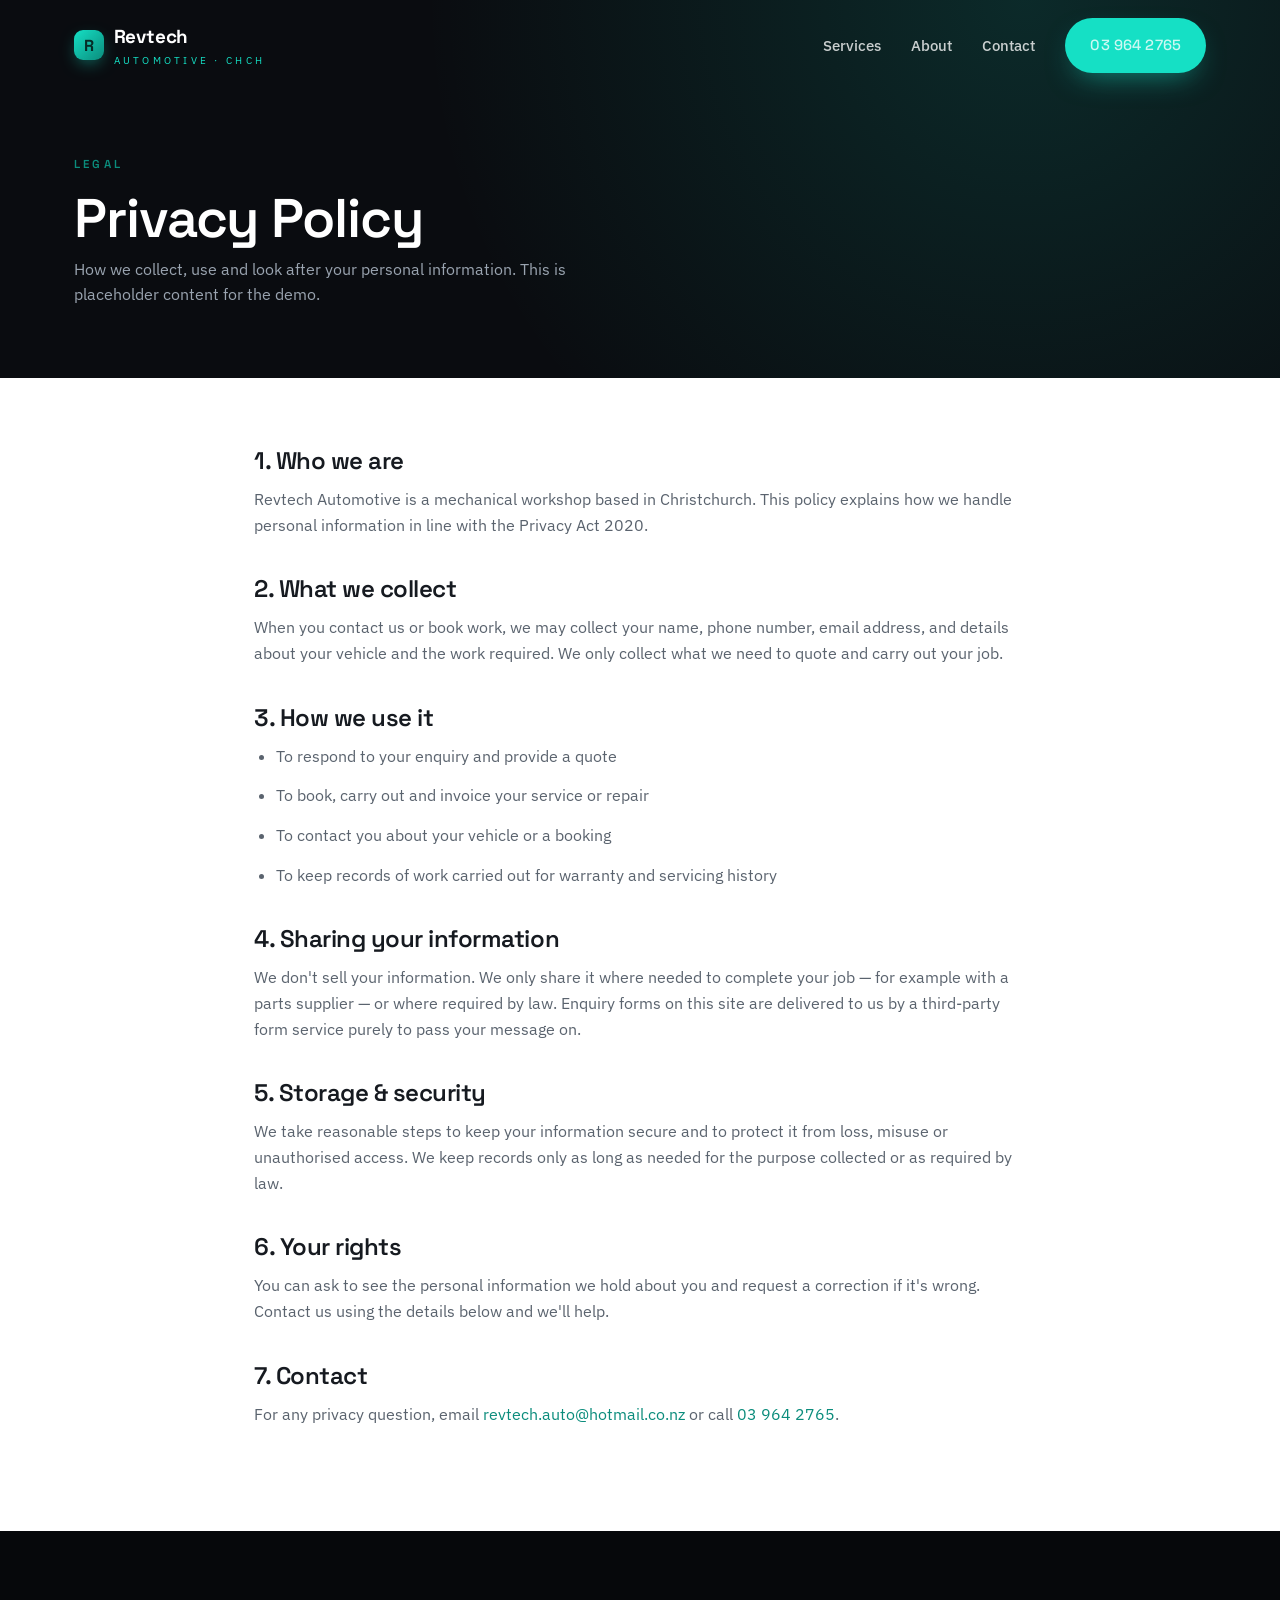
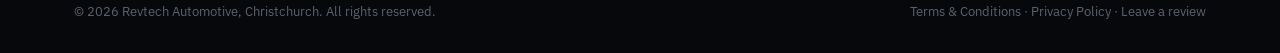
<file: privacy.html>
<!DOCTYPE html>
<html lang="en-NZ">
<head>
<meta charset="UTF-8">
<meta name="viewport" content="width=device-width, initial-scale=1.0">
<title>Privacy Policy | Revtech Automotive, Christchurch</title>
<meta name="description" content="How Revtech Automotive in Christchurch handles your personal information.">
<meta name="robots" content="noindex">
<link rel="icon" href="data:image/svg+xml,%3Csvg xmlns='http://www.w3.org/2000/svg' viewBox='0 0 32 32'%3E%3Crect width='32' height='32' rx='8' fill='%230A0C10'/%3E%3Ctext x='16' y='22' font-family='Arial' font-size='17' font-weight='bold' fill='%2315E0C5' text-anchor='middle'%3ER%3C/text%3E%3C/svg%3E">
<link rel="preconnect" href="https://fonts.googleapis.com">
<link rel="preconnect" href="https://fonts.gstatic.com" crossorigin>
<link href="https://fonts.googleapis.com/css2?family=Space+Grotesk:wght@400;500;600;700&family=IBM+Plex+Sans:wght@400;500;600&display=swap" rel="stylesheet">
<link rel="stylesheet" href="styles.css">
</head>
<body>
<div class="nav-shell scrolled">
  <nav class="nav">
    <a href="index.html" class="logo"><span class="spark">R</span><span>Revtech<small>Automotive · Chch</small></span></a>
    <div class="nav-links">
      <a href="index.html#services">Services</a>
      <a href="index.html#about">About</a>
      <a href="index.html#contact">Contact</a>
      <a href="tel:+6439642765" class="btn btn-accent">03 964 2765</a>
    </div>
    <button class="nav-toggle" aria-label="Menu"><span></span><span></span><span></span></button>
  </nav>
</div>

<header class="subhero">
  <div class="wrap">
    <span class="eyebrow">Legal</span>
    <h1>Privacy Policy</h1>
    <p>How we collect, use and look after your personal information. This is placeholder content for the demo.</p>
  </div>
</header>

<main class="legal">
  <div class="wrap">
    <h2>1. Who we are</h2>
    <p>Revtech Automotive is a mechanical workshop based in Christchurch. This policy explains how we handle personal information in line with the Privacy Act 2020.</p>

    <h2>2. What we collect</h2>
    <p>When you contact us or book work, we may collect your name, phone number, email address, and details about your vehicle and the work required. We only collect what we need to quote and carry out your job.</p>

    <h2>3. How we use it</h2>
    <ul>
      <li>To respond to your enquiry and provide a quote</li>
      <li>To book, carry out and invoice your service or repair</li>
      <li>To contact you about your vehicle or a booking</li>
      <li>To keep records of work carried out for warranty and servicing history</li>
    </ul>

    <h2>4. Sharing your information</h2>
    <p>We don't sell your information. We only share it where needed to complete your job — for example with a parts supplier — or where required by law. Enquiry forms on this site are delivered to us by a third-party form service purely to pass your message on.</p>

    <h2>5. Storage &amp; security</h2>
    <p>We take reasonable steps to keep your information secure and to protect it from loss, misuse or unauthorised access. We keep records only as long as needed for the purpose collected or as required by law.</p>

    <h2>6. Your rights</h2>
    <p>You can ask to see the personal information we hold about you and request a correction if it's wrong. Contact us using the details below and we'll help.</p>

    <h2>7. Contact</h2>
    <p>For any privacy question, email <a href="mailto:revtech.auto@hotmail.co.nz" style="color:var(--accent-deep)">revtech.auto@hotmail.co.nz</a> or call <a href="tel:+6439642765" style="color:var(--accent-deep)">03 964 2765</a>.</p>
  </div>
</main>

<footer class="footer">
  <div class="wrap">
    <div class="footer-bottom" style="border-top:0;padding-top:0">
      <small>© <span id="yr"></span> Revtech Automotive, Christchurch. All rights reserved.</small>
      <small><a href="terms.html">Terms &amp; Conditions</a> · <a href="privacy.html">Privacy Policy</a> · <a href="review.html">Leave a review</a></small>
    </div>
  </div>
</footer>
<script>document.getElementById('yr').textContent=new Date().getFullYear();</script>
<script src="app.js"></script>
</body>
</html>
</file>
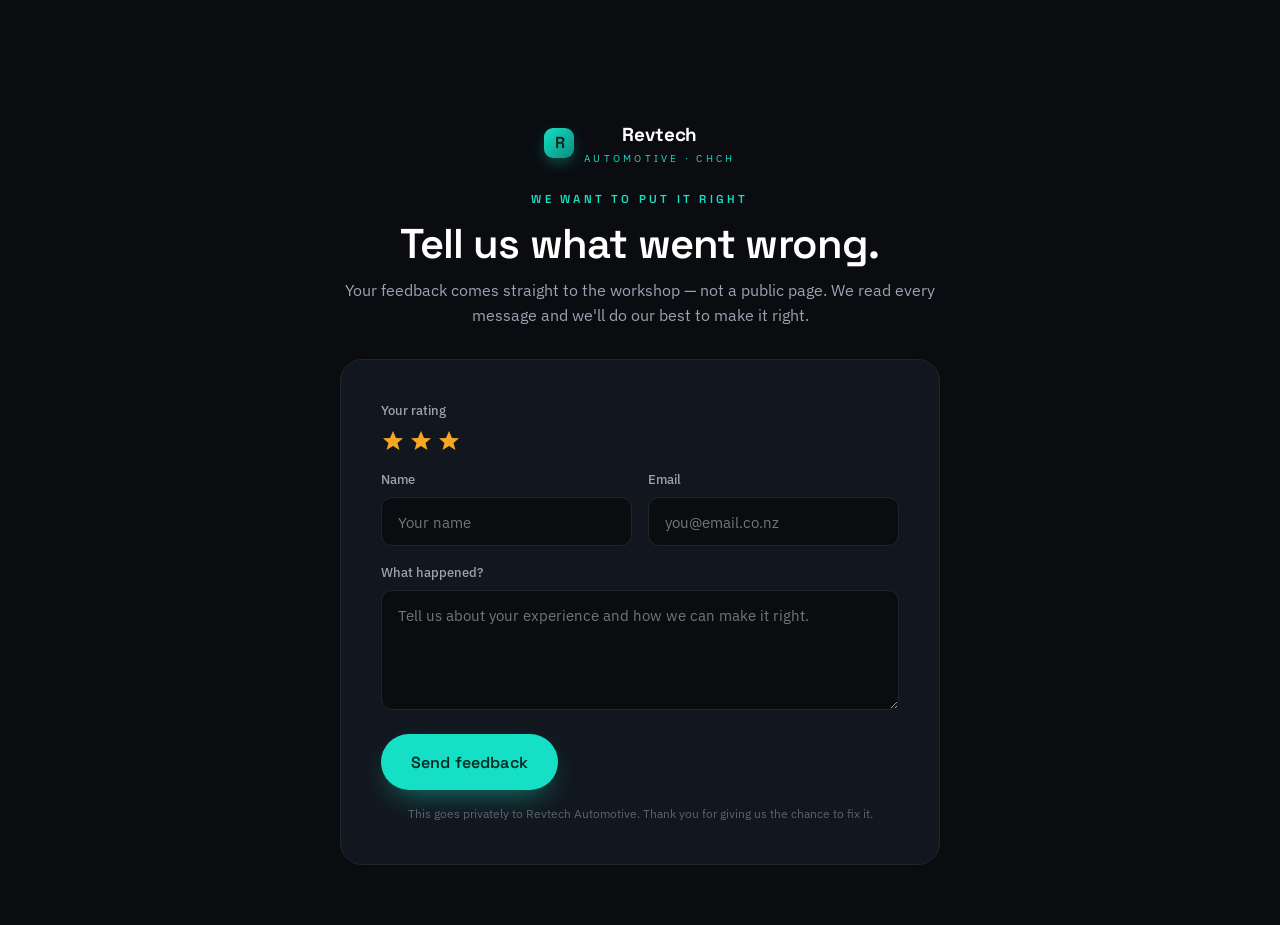
<file: private.html>
<!DOCTYPE html>
<html lang="en-NZ">
<head>
<meta charset="UTF-8">
<meta name="viewport" content="width=device-width, initial-scale=1.0">
<title>Share Your Feedback | Revtech Automotive, Christchurch</title>
<meta name="description" content="Tell Revtech Automotive how we can do better. Your feedback goes straight to the workshop.">
<meta name="robots" content="noindex">
<link rel="icon" href="data:image/svg+xml,%3Csvg xmlns='http://www.w3.org/2000/svg' viewBox='0 0 32 32'%3E%3Crect width='32' height='32' rx='8' fill='%230A0C10'/%3E%3Ctext x='16' y='22' font-family='Arial' font-size='17' font-weight='bold' fill='%2315E0C5' text-anchor='middle'%3ER%3C/text%3E%3C/svg%3E">
<link rel="preconnect" href="https://fonts.googleapis.com">
<link rel="preconnect" href="https://fonts.gstatic.com" crossorigin>
<link href="https://fonts.googleapis.com/css2?family=Space+Grotesk:wght@400;500;600;700&family=IBM+Plex+Sans:wght@400;500;600&display=swap" rel="stylesheet">
<link rel="stylesheet" href="styles.css">
</head>
<body style="background:var(--ink)">
<section class="dark" style="min-height:100svh;display:flex;align-items:center;padding-top:120px;padding-bottom:60px">
  <div class="wrap">
    <div class="feedback-wrap">
      <div style="text-align:center;margin-bottom:30px">
        <a href="index.html" class="logo" style="justify-content:center;margin-bottom:18px"><span class="spark">R</span><span>Revtech<small>Automotive · Chch</small></span></a>
        <span class="eyebrow" style="color:var(--accent)">We want to put it right</span>
        <h1 style="color:#fff;font-size:clamp(1.8rem,4.5vw,2.6rem);margin-top:12px">Tell us what went wrong.</h1>
        <p style="color:var(--muted-light);margin-top:12px">Your feedback comes straight to the workshop — not a public page. We read every message and we'll do our best to make it right.</p>
      </div>

      <div class="feedback-card" id="formCard">
        <form action="https://formsubmit.co/revtech.auto@hotmail.co.nz" method="POST" id="fbForm">
          <input type="hidden" name="_subject" value="Private feedback — Revtech Automotive">
          <input type="hidden" name="_captcha" value="false">
          <input type="hidden" name="_template" value="table">
          <input type="text" name="_honey" style="display:none">
          <input type="hidden" name="Source" value="Private feedback form">

          <div class="field">
            <label>Your rating</label>
            <div class="rating-display" id="ratingStars"></div>
            <input type="hidden" name="Rating" id="ratingInput" value="">
          </div>
          <div class="form-row">
            <div class="field"><label for="name">Name</label><input id="name" type="text" name="Name" required placeholder="Your name"></div>
            <div class="field"><label for="email">Email</label><input id="email" type="email" name="Email" required placeholder="you@email.co.nz"></div>
          </div>
          <div class="field"><label for="feedback">What happened?</label><textarea id="feedback" name="Feedback" required placeholder="Tell us about your experience and how we can make it right."></textarea></div>
          <button type="submit" class="btn btn-accent btn-lg">Send feedback</button>
          <p class="form-note">This goes privately to Revtech Automotive. Thank you for giving us the chance to fix it.</p>
        </form>

        <div class="success-state" id="successState">
          <div class="ok"><svg viewBox="0 0 24 24" fill="none" stroke="currentColor" stroke-width="3"><polyline points="20 6 9 17 4 12"/></svg></div>
          <h2>Thank you</h2>
          <p>Your feedback is on its way to the workshop. We'll be in touch to put things right.</p>
          <a href="index.html" class="btn btn-ghost btn-lg" style="margin-top:24px">Back to site</a>
        </div>
      </div>
    </div>
  </div>
</section>

<script>
  // Pre-fill rating from URL
  var params = new URLSearchParams(window.location.search);
  var rating = parseInt(params.get('rating'), 10);
  if (isNaN(rating) || rating < 1 || rating > 5) rating = 3;
  document.getElementById('ratingInput').value = rating;
  var starWrap = document.getElementById('ratingStars');
  var starSVG = '<svg viewBox="0 0 24 24"><polygon points="12 2 15 9 22 9.3 16.5 14 18.5 21 12 17 5.5 21 7.5 14 2 9.3 9 9"/></svg>';
  for (var i = 0; i < rating; i++) starWrap.innerHTML += starSVG;

  // Submit via fetch to show success state without leaving the page
  var form = document.getElementById('fbForm');
  form.addEventListener('submit', function (e) {
    e.preventDefault();
    var data = new FormData(form);
    fetch(form.action, { method: 'POST', body: data, headers: { 'Accept': 'application/json' } })
      .then(function () { showSuccess(); })
      .catch(function () { showSuccess(); });
  });
  function showSuccess() {
    document.getElementById('fbForm').style.display = 'none';
    document.getElementById('successState').classList.add('show');
  }
</script>
</body>
</html>
</file>
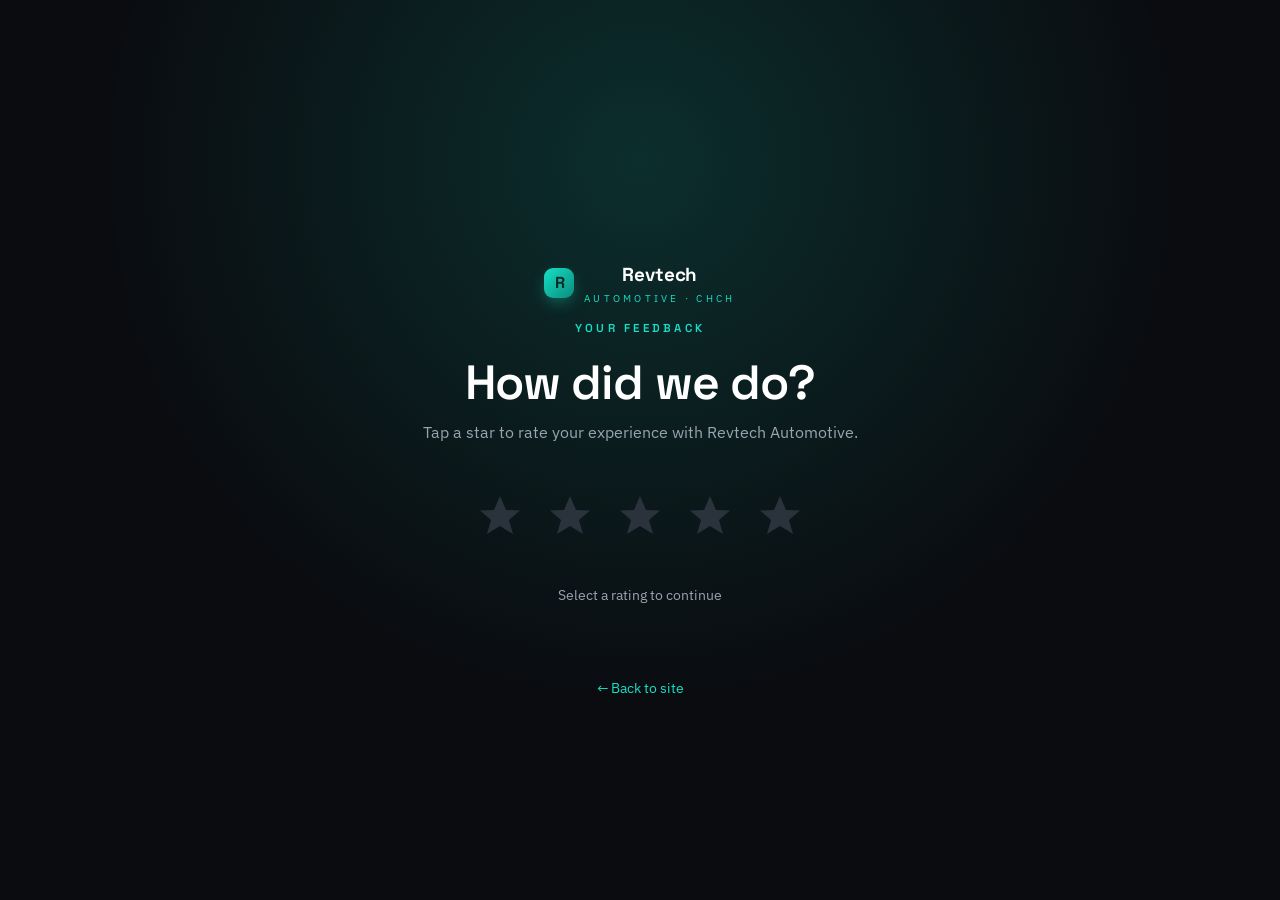
<file: review.html>
<!DOCTYPE html>
<html lang="en-NZ">
<head>
<meta charset="UTF-8">
<meta name="viewport" content="width=device-width, initial-scale=1.0">
<title>Leave a Review | Revtech Automotive, Christchurch</title>
<meta name="description" content="Tell us how we did. Rate your experience with Revtech Automotive in Christchurch.">
<meta name="robots" content="noindex">
<link rel="icon" href="data:image/svg+xml,%3Csvg xmlns='http://www.w3.org/2000/svg' viewBox='0 0 32 32'%3E%3Crect width='32' height='32' rx='8' fill='%230A0C10'/%3E%3Ctext x='16' y='22' font-family='Arial' font-size='17' font-weight='bold' fill='%2315E0C5' text-anchor='middle'%3ER%3C/text%3E%3C/svg%3E">
<link rel="preconnect" href="https://fonts.googleapis.com">
<link rel="preconnect" href="https://fonts.gstatic.com" crossorigin>
<link href="https://fonts.googleapis.com/css2?family=Space+Grotesk:wght@400;500;600;700&family=IBM+Plex+Sans:wght@400;500;600&display=swap" rel="stylesheet">
<link rel="stylesheet" href="styles.css">
</head>
<body>
<div class="review-stage">
  <div class="review-card">
    <a href="index.html" class="logo" style="justify-content:center;margin-bottom:8px"><span class="spark">R</span><span>Revtech<small>Automotive · Chch</small></span></a>
    <span class="eyebrow" style="color:var(--accent)">Your feedback</span>
    <h1>How did we do?</h1>
    <p>Tap a star to rate your experience with Revtech Automotive.</p>
    <div class="star-pick" id="stars">
      <button data-rating="1" aria-label="1 star"><svg viewBox="0 0 24 24"><polygon points="12 2 15 9 22 9.3 16.5 14 18.5 21 12 17 5.5 21 7.5 14 2 9.3 9 9"/></svg></button>
      <button data-rating="2" aria-label="2 stars"><svg viewBox="0 0 24 24"><polygon points="12 2 15 9 22 9.3 16.5 14 18.5 21 12 17 5.5 21 7.5 14 2 9.3 9 9"/></svg></button>
      <button data-rating="3" aria-label="3 stars"><svg viewBox="0 0 24 24"><polygon points="12 2 15 9 22 9.3 16.5 14 18.5 21 12 17 5.5 21 7.5 14 2 9.3 9 9"/></svg></button>
      <button data-rating="4" aria-label="4 stars"><svg viewBox="0 0 24 24"><polygon points="12 2 15 9 22 9.3 16.5 14 18.5 21 12 17 5.5 21 7.5 14 2 9.3 9 9"/></svg></button>
      <button data-rating="5" aria-label="5 stars"><svg viewBox="0 0 24 24"><polygon points="12 2 15 9 22 9.3 16.5 14 18.5 21 12 17 5.5 21 7.5 14 2 9.3 9 9"/></svg></button>
    </div>
    <p class="review-hint" id="hint">Select a rating to continue</p>
    <a href="index.html" class="review-back">← Back to site</a>
  </div>
</div>

<script>
  // 4-5 stars -> Google review. 1-3 stars -> private feedback form.
  var GOOGLE_REVIEW_URL = "https://g.page/r/PLACEHOLDER";
  var stars = document.getElementById('stars');
  var hint = document.getElementById('hint');
  var btns = stars.querySelectorAll('button');

  btns.forEach(function (b) {
    b.addEventListener('mouseenter', function () {
      stars.className = 'star-pick lit-' + b.dataset.rating;
    });
    b.addEventListener('click', function () {
      var r = parseInt(b.dataset.rating, 10);
      stars.className = 'star-pick lit-' + r;
      hint.textContent = 'Thanks! Taking you there…';
      setTimeout(function () {
        if (r >= 4) { window.location.href = GOOGLE_REVIEW_URL; }
        else { window.location.href = 'private.html?rating=' + r; }
      }, 450);
    });
  });
  stars.addEventListener('mouseleave', function () { stars.className = 'star-pick'; });
</script>
</body>
</html>
</file>
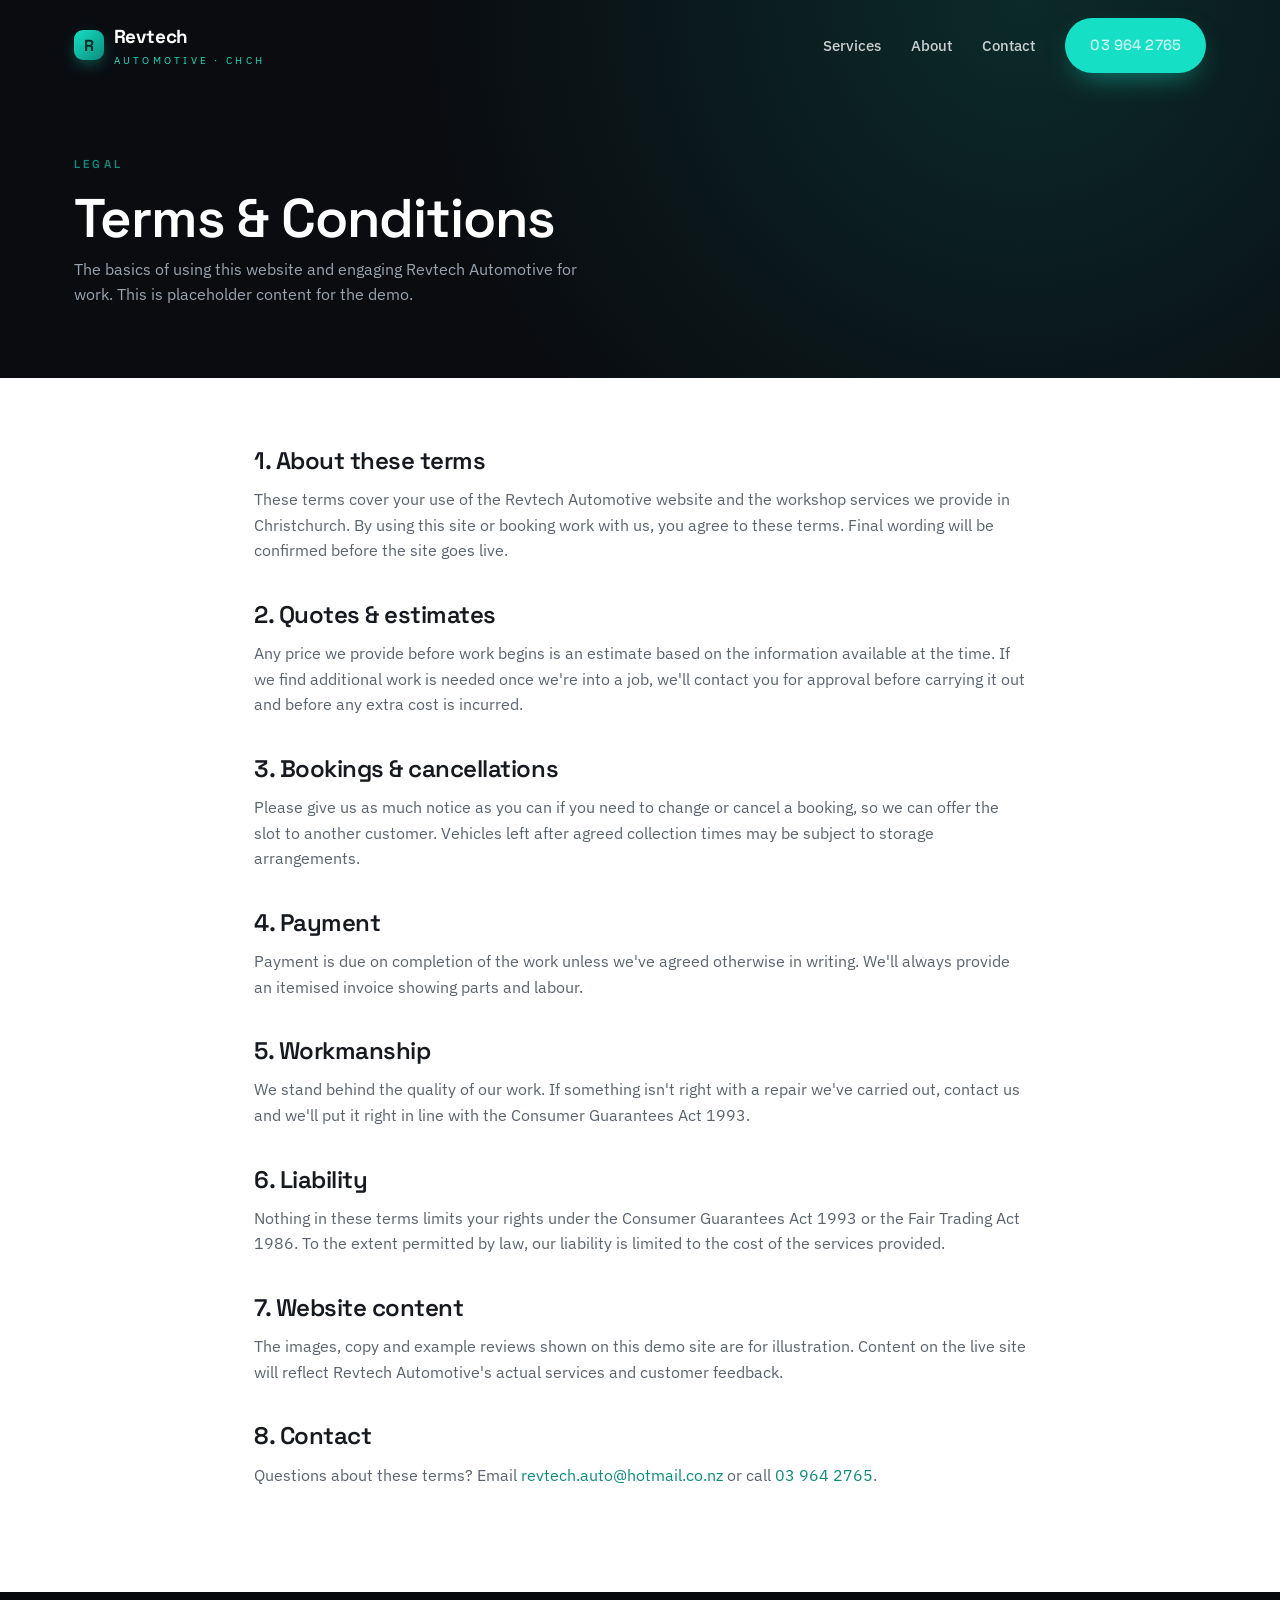
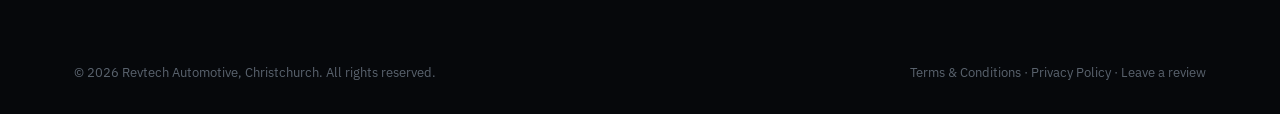
<file: terms.html>
<!DOCTYPE html>
<html lang="en-NZ">
<head>
<meta charset="UTF-8">
<meta name="viewport" content="width=device-width, initial-scale=1.0">
<title>Terms &amp; Conditions | Revtech Automotive, Christchurch</title>
<meta name="description" content="Terms and conditions for Revtech Automotive, Christchurch.">
<meta name="robots" content="noindex">
<link rel="icon" href="data:image/svg+xml,%3Csvg xmlns='http://www.w3.org/2000/svg' viewBox='0 0 32 32'%3E%3Crect width='32' height='32' rx='8' fill='%230A0C10'/%3E%3Ctext x='16' y='22' font-family='Arial' font-size='17' font-weight='bold' fill='%2315E0C5' text-anchor='middle'%3ER%3C/text%3E%3C/svg%3E">
<link rel="preconnect" href="https://fonts.googleapis.com">
<link rel="preconnect" href="https://fonts.gstatic.com" crossorigin>
<link href="https://fonts.googleapis.com/css2?family=Space+Grotesk:wght@400;500;600;700&family=IBM+Plex+Sans:wght@400;500;600&display=swap" rel="stylesheet">
<link rel="stylesheet" href="styles.css">
</head>
<body>
<div class="nav-shell scrolled">
  <nav class="nav">
    <a href="index.html" class="logo"><span class="spark">R</span><span>Revtech<small>Automotive · Chch</small></span></a>
    <div class="nav-links">
      <a href="index.html#services">Services</a>
      <a href="index.html#about">About</a>
      <a href="index.html#contact">Contact</a>
      <a href="tel:+6439642765" class="btn btn-accent">03 964 2765</a>
    </div>
    <button class="nav-toggle" aria-label="Menu"><span></span><span></span><span></span></button>
  </nav>
</div>

<header class="subhero">
  <div class="wrap">
    <span class="eyebrow">Legal</span>
    <h1>Terms &amp; Conditions</h1>
    <p>The basics of using this website and engaging Revtech Automotive for work. This is placeholder content for the demo.</p>
  </div>
</header>

<main class="legal">
  <div class="wrap">
    <h2>1. About these terms</h2>
    <p>These terms cover your use of the Revtech Automotive website and the workshop services we provide in Christchurch. By using this site or booking work with us, you agree to these terms. Final wording will be confirmed before the site goes live.</p>

    <h2>2. Quotes &amp; estimates</h2>
    <p>Any price we provide before work begins is an estimate based on the information available at the time. If we find additional work is needed once we're into a job, we'll contact you for approval before carrying it out and before any extra cost is incurred.</p>

    <h2>3. Bookings &amp; cancellations</h2>
    <p>Please give us as much notice as you can if you need to change or cancel a booking, so we can offer the slot to another customer. Vehicles left after agreed collection times may be subject to storage arrangements.</p>

    <h2>4. Payment</h2>
    <p>Payment is due on completion of the work unless we've agreed otherwise in writing. We'll always provide an itemised invoice showing parts and labour.</p>

    <h2>5. Workmanship</h2>
    <p>We stand behind the quality of our work. If something isn't right with a repair we've carried out, contact us and we'll put it right in line with the Consumer Guarantees Act 1993.</p>

    <h2>6. Liability</h2>
    <p>Nothing in these terms limits your rights under the Consumer Guarantees Act 1993 or the Fair Trading Act 1986. To the extent permitted by law, our liability is limited to the cost of the services provided.</p>

    <h2>7. Website content</h2>
    <p>The images, copy and example reviews shown on this demo site are for illustration. Content on the live site will reflect Revtech Automotive's actual services and customer feedback.</p>

    <h2>8. Contact</h2>
    <p>Questions about these terms? Email <a href="mailto:revtech.auto@hotmail.co.nz" style="color:var(--accent-deep)">revtech.auto@hotmail.co.nz</a> or call <a href="tel:+6439642765" style="color:var(--accent-deep)">03 964 2765</a>.</p>
  </div>
</main>

<footer class="footer">
  <div class="wrap">
    <div class="footer-bottom" style="border-top:0;padding-top:0">
      <small>© <span id="yr"></span> Revtech Automotive, Christchurch. All rights reserved.</small>
      <small><a href="terms.html">Terms &amp; Conditions</a> · <a href="privacy.html">Privacy Policy</a> · <a href="review.html">Leave a review</a></small>
    </div>
  </div>
</footer>
<script>document.getElementById('yr').textContent=new Date().getFullYear();</script>
<script src="app.js"></script>
</body>
</html>
</file>
<file: styles.css>
/* ============================================================
   Revtech Automotive — Premium archetype
   Fonts: Space Grotesk (display) + IBM Plex Sans (body)
   Accent: electric teal. Near-black anchor.
   ============================================================ */

:root{
  --ink:#0A0C10;
  --ink-2:#0F131A;
  --panel:#12171F;
  --line:#1E2630;
  --paper:#FFFFFF;
  --bone:#F3F1EC;
  --text:#161A20;
  --muted:#5A636E;
  --muted-light:#9AA4B0;
  --accent:#15E0C5;
  --accent-deep:#0B8C7C;
  --accent-ink:#062c27;
  --radius:14px;
  --radius-lg:22px;
  --maxw:1180px;
  --shadow:0 18px 50px -22px rgba(8,12,18,.55);
  --shadow-soft:0 10px 30px -18px rgba(8,12,18,.45);
  --ease:cubic-bezier(.22,.61,.36,1);
}

*{box-sizing:border-box;margin:0;padding:0}
html{scroll-behavior:smooth}
body{
  font-family:"IBM Plex Sans",system-ui,sans-serif;
  color:var(--text);
  background:var(--paper);
  line-height:1.6;
  -webkit-font-smoothing:antialiased;
  overflow-x:hidden;
}
h1,h2,h3,h4,.display{font-family:"Space Grotesk",sans-serif;font-weight:600;line-height:1.05;letter-spacing:-.02em}
a{color:inherit;text-decoration:none}
img{display:block;max-width:100%}
.wrap{max-width:var(--maxw);margin:0 auto;padding:0 24px}

.eyebrow{
  font-family:"Space Grotesk",sans-serif;
  text-transform:uppercase;
  letter-spacing:.28em;
  font-size:.72rem;
  font-weight:600;
  color:var(--accent-deep);
}
section.dark .eyebrow{color:var(--accent)}

/* ---------- Buttons ---------- */
.btn{
  display:inline-flex;align-items:center;gap:.55rem;
  font-family:"Space Grotesk",sans-serif;font-weight:600;
  font-size:.95rem;letter-spacing:.01em;
  padding:.92rem 1.5rem;border-radius:999px;
  cursor:pointer;border:1px solid transparent;
  transition:transform .25s var(--ease),background .25s var(--ease),box-shadow .25s var(--ease),color .25s var(--ease);
  white-space:nowrap;
}
.btn:hover{transform:translateY(-2px)}
.btn-accent{background:var(--accent);color:var(--accent-ink);box-shadow:0 12px 30px -12px rgba(21,224,197,.6)}
.btn-accent:hover{box-shadow:0 16px 38px -12px rgba(21,224,197,.75)}
.btn-ghost{background:transparent;color:#fff;border-color:rgba(255,255,255,.28)}
.btn-ghost:hover{border-color:var(--accent);color:var(--accent)}
.btn-dark{background:var(--ink);color:#fff}
.btn-dark:hover{background:#000}
.btn-lg{padding:1.05rem 1.8rem;font-size:1rem}

/* ---------- Nav ---------- */
.nav{
  position:fixed;top:0;left:0;right:0;z-index:60;
  display:flex;align-items:center;justify-content:space-between;
  padding:18px 24px;max-width:var(--maxw);margin:0 auto;
  transition:padding .3s var(--ease);
}
.nav-shell{
  position:fixed;top:0;left:0;right:0;z-index:55;
  background:rgba(10,12,16,0);
  backdrop-filter:blur(0);
  border-bottom:1px solid transparent;
  transition:background .35s var(--ease),border-color .35s var(--ease),backdrop-filter .35s var(--ease);
}
.nav-shell.scrolled{
  background:rgba(10,12,16,.86);
  backdrop-filter:blur(14px);
  border-bottom:1px solid var(--line);
}
.logo{display:flex;align-items:center;gap:.6rem;font-family:"Space Grotesk",sans-serif;font-weight:700;font-size:1.18rem;color:#fff;letter-spacing:-.01em}
.logo .spark{
  width:30px;height:30px;border-radius:9px;flex:none;
  background:linear-gradient(135deg,var(--accent),var(--accent-deep));
  display:grid;place-items:center;color:var(--accent-ink);font-size:1rem;font-weight:800;
  box-shadow:0 6px 18px -6px rgba(21,224,197,.7);
}
.logo small{display:block;font-family:"IBM Plex Sans";font-weight:400;font-size:.6rem;letter-spacing:.34em;color:var(--accent);text-transform:uppercase;margin-top:1px}
.nav-links{display:flex;align-items:center;gap:30px}
.nav-links a{color:rgba(255,255,255,.78);font-size:.92rem;font-weight:500;transition:color .2s}
.nav-links a:hover{color:#fff}
.nav-phone{display:inline-flex;align-items:center;gap:.5rem}
.nav-toggle{display:none;background:none;border:0;color:#fff;cursor:pointer;flex-direction:column;gap:5px}
.nav-toggle span{width:24px;height:2px;background:#fff;display:block;transition:.3s}

/* ---------- Hero ---------- */
.hero{
  position:relative;min-height:100svh;
  background:var(--ink);
  display:flex;align-items:flex-end;
  overflow:hidden;
}
.hero-slides{position:absolute;inset:0;z-index:0}
.hero-slide{
  position:absolute;inset:0;
  background-size:cover;background-position:center;
  opacity:0;transform:scale(1.08);
  transition:opacity 1.6s var(--ease),transform 7s linear;
  filter:saturate(.85) contrast(1.05);
}
.hero-slide.active{opacity:1;transform:scale(1)}
.hero-scrim{
  position:absolute;inset:0;z-index:1;
  background:
    linear-gradient(180deg,rgba(10,12,16,.55) 0%,rgba(10,12,16,.35) 38%,rgba(10,12,16,.92) 100%),
    linear-gradient(90deg,rgba(10,12,16,.7) 0%,rgba(10,12,16,.15) 70%);
}
.hero-inner{position:relative;z-index:2;width:100%;max-width:var(--maxw);margin:0 auto;padding:0 24px 86px}
.hero-eyebrow{display:inline-flex;align-items:center;gap:.7rem;margin-bottom:22px}
.hero-eyebrow .dot{width:7px;height:7px;border-radius:50%;background:var(--accent);box-shadow:0 0 0 4px rgba(21,224,197,.18)}
.hero h1{
  color:#fff;font-size:clamp(2.5rem,6.4vw,5rem);max-width:14ch;
  text-shadow:0 4px 30px rgba(0,0,0,.4);
}
.hero h1 .accent{color:var(--accent)}
.hero-sub{color:rgba(255,255,255,.82);font-size:clamp(1.02rem,1.6vw,1.22rem);max-width:48ch;margin:22px 0 34px}
.hero-cta{display:flex;gap:14px;flex-wrap:wrap}
.hero-marquee{
  position:absolute;bottom:0;left:0;right:0;z-index:2;
  border-top:1px solid rgba(255,255,255,.1);
  background:rgba(10,12,16,.5);backdrop-filter:blur(6px);
  display:flex;gap:48px;padding:14px 24px;overflow:hidden;white-space:nowrap;
}
.hero-marquee span{color:rgba(255,255,255,.55);font-family:"Space Grotesk";font-size:.8rem;letter-spacing:.16em;text-transform:uppercase;display:inline-flex;align-items:center;gap:48px}
.hero-marquee span::after{content:"";width:5px;height:5px;border-radius:50%;background:var(--accent)}

/* ---------- Section base ---------- */
section{padding:96px 0;position:relative}
section.bone{background:var(--bone)}
section.paper{background:var(--paper)}
section.dark{background:var(--ink);color:#fff}
.sec-head{max-width:640px;margin-bottom:54px}
.sec-head.center{margin-left:auto;margin-right:auto;text-align:center}
.sec-head h2{font-size:clamp(1.9rem,4vw,2.9rem);margin:14px 0 16px}
.sec-head p{color:var(--muted);font-size:1.06rem}
section.dark .sec-head p{color:var(--muted-light)}

/* ---------- Trust strip ---------- */
.trust{background:var(--paper);padding:0}
.trust-grid{display:grid;grid-template-columns:repeat(3,1fr);gap:0;border-top:1px solid #E7E3DB;border-bottom:1px solid #E7E3DB}
.trust-item{padding:38px 30px;display:flex;gap:18px;align-items:flex-start;border-right:1px solid #E7E3DB}
.trust-item:last-child{border-right:0}
.trust-ic{width:46px;height:46px;flex:none;border-radius:12px;background:#0A0C10;display:grid;place-items:center;color:var(--accent)}
.trust-ic svg{width:23px;height:23px}
.trust-item h3{font-size:1.06rem;margin-bottom:4px}
.trust-item p{color:var(--muted);font-size:.92rem;line-height:1.5}

/* ---------- Services ---------- */
.svc-grid{display:grid;grid-template-columns:repeat(3,1fr);gap:22px}
.svc-card{
  background:var(--paper);border:1px solid #E8E4DC;border-radius:var(--radius-lg);
  padding:30px 28px;transition:transform .3s var(--ease),box-shadow .3s var(--ease),border-color .3s;
  position:relative;overflow:hidden;
}
.svc-card::before{content:"";position:absolute;top:0;left:0;width:100%;height:3px;background:linear-gradient(90deg,var(--accent),transparent);transform:scaleX(0);transform-origin:left;transition:transform .4s var(--ease)}
.svc-card:hover{transform:translateY(-6px);box-shadow:var(--shadow);border-color:#DAD4C8}
.svc-card:hover::before{transform:scaleX(1)}
.svc-num{font-family:"Space Grotesk";font-size:.78rem;color:var(--accent-deep);letter-spacing:.2em;font-weight:600}
.svc-ic{width:50px;height:50px;border-radius:13px;background:var(--ink);color:var(--accent);display:grid;place-items:center;margin:14px 0 18px}
.svc-ic svg{width:25px;height:25px}
.svc-card h3{font-size:1.24rem;margin-bottom:9px}
.svc-card p{color:var(--muted);font-size:.95rem}
.svc-card .tag{display:inline-block;margin-top:16px;font-size:.78rem;color:var(--muted);border-top:1px solid #ECE8E0;padding-top:13px;width:100%}

/* ---------- About ---------- */
.about-grid{display:grid;grid-template-columns:1fr 1fr;gap:60px;align-items:center}
.about-media{position:relative}
.about-media img{width:100%;aspect-ratio:4/3;object-fit:cover;border-radius:var(--radius-lg);filter:saturate(.85) contrast(1.05)}
.about-tag{
  position:absolute;top:18px;left:18px;background:var(--accent);color:var(--accent-ink);
  font-family:"Space Grotesk";font-weight:700;font-size:.78rem;letter-spacing:.1em;text-transform:uppercase;
  padding:.5rem .9rem;border-radius:9px;
}
.about-media .stat{
  position:absolute;bottom:-26px;right:-14px;background:var(--ink);color:#fff;
  padding:20px 26px;border-radius:16px;box-shadow:var(--shadow);border:1px solid var(--line);
}
.about-media .stat b{font-family:"Space Grotesk";font-size:1.7rem;color:var(--accent);display:block;line-height:1}
.about-media .stat span{font-size:.8rem;color:var(--muted-light)}
.about-copy h2{font-size:clamp(1.9rem,3.6vw,2.7rem);margin:14px 0 18px}
.about-copy p{color:var(--muted);margin-bottom:16px}
.checklist{list-style:none;margin-top:26px;display:grid;gap:14px}
.checklist li{display:flex;gap:13px;align-items:flex-start;font-weight:500;color:var(--text)}
.check{width:25px;height:25px;flex:none;border-radius:50%;background:var(--accent);color:var(--accent-ink);display:grid;place-items:center;margin-top:2px}
.check svg{width:14px;height:14px}

/* ---------- Crew ---------- */
.crew-grid{display:grid;grid-template-columns:repeat(3,1fr);gap:22px}
.crew-card{background:var(--panel);border:1px solid var(--line);border-radius:var(--radius-lg);padding:32px 28px;transition:transform .3s var(--ease),border-color .3s}
.crew-card:hover{transform:translateY(-6px);border-color:var(--accent)}
.avatar{
  width:62px;height:62px;border-radius:50%;background:#0A0C10;
  display:grid;place-items:center;font-family:"Space Grotesk";font-weight:700;font-size:1.25rem;color:var(--accent);
  border:2px solid var(--accent);box-shadow:0 0 0 5px rgba(21,224,197,.1);margin-bottom:20px;
}
.crew-card h3{color:#fff;font-size:1.18rem}
.crew-card .role-sub{color:var(--accent);font-size:.82rem;letter-spacing:.14em;text-transform:uppercase;font-family:"Space Grotesk";margin:3px 0 12px}
.crew-card p{color:var(--muted-light);font-size:.93rem}
.badge-example{display:inline-flex;align-items:center;gap:.45rem;background:rgba(21,224,197,.12);color:var(--accent);border:1px solid rgba(21,224,197,.3);padding:.34rem .8rem;border-radius:999px;font-size:.74rem;font-family:"Space Grotesk";letter-spacing:.06em;text-transform:uppercase;margin-bottom:18px}

/* ---------- Reviews ---------- */
.rev-grid{display:grid;grid-template-columns:repeat(3,1fr);gap:22px}
.rev-card{background:var(--paper);border:1px solid #E8E4DC;border-radius:var(--radius-lg);padding:30px 28px;position:relative;transition:transform .3s var(--ease),box-shadow .3s}
.rev-card:hover{transform:translateY(-5px);box-shadow:var(--shadow-soft)}
.stars{display:flex;gap:3px;margin-bottom:16px}
.stars svg{width:19px;height:19px;color:#F5A623;fill:#F5A623}
.rev-card p{color:var(--text);font-size:1rem;margin-bottom:20px}
.rev-by{display:flex;align-items:center;gap:12px;border-top:1px solid #ECE8E0;padding-top:16px}
.rev-by .ini{width:40px;height:40px;border-radius:50%;background:var(--ink);color:var(--accent);display:grid;place-items:center;font-family:"Space Grotesk";font-weight:700;font-size:.9rem}
.rev-by b{display:block;font-size:.95rem}
.rev-by span{color:var(--muted);font-size:.82rem}

/* ---------- Review funnel banner ---------- */
.funnel{background:linear-gradient(135deg,#0A0C10 0%,#10171b 60%,#0a1614 100%);text-align:center;position:relative;overflow:hidden}
.funnel::after{content:"";position:absolute;inset:0;background:radial-gradient(circle at 50% 120%,rgba(21,224,197,.16),transparent 60%)}
.funnel-inner{position:relative;z-index:1;max-width:680px;margin:0 auto}
.funnel .stars{justify-content:center}
.funnel .stars svg{width:30px;height:30px}
.funnel h2{color:#fff;font-size:clamp(1.8rem,4vw,2.7rem);margin:20px 0 14px}
.funnel p{color:var(--muted-light);margin-bottom:30px;font-size:1.05rem}

/* ---------- Contact ---------- */
.contact-grid{display:grid;grid-template-columns:.85fr 1.15fr;gap:54px}
.contact-info h2{color:#fff;font-size:clamp(1.9rem,3.6vw,2.7rem);margin:14px 0 18px}
.contact-info>p{color:var(--muted-light);margin-bottom:30px}
.contact-line{display:flex;gap:15px;align-items:center;padding:16px 0;border-top:1px solid var(--line)}
.contact-line:last-child{border-bottom:1px solid var(--line)}
.contact-line .ic{width:44px;height:44px;flex:none;border-radius:12px;background:var(--panel);border:1px solid var(--line);display:grid;place-items:center;color:var(--accent)}
.contact-line .ic svg{width:21px;height:21px}
.contact-line span{display:block;color:var(--muted-light);font-size:.78rem;text-transform:uppercase;letter-spacing:.14em}
.contact-line a,.contact-line b{color:#fff;font-size:1.05rem;font-weight:500}
.form{background:var(--panel);border:1px solid var(--line);border-radius:var(--radius-lg);padding:34px}
.form-row{display:grid;grid-template-columns:1fr 1fr;gap:16px}
.field{margin-bottom:16px}
.field label{display:block;font-size:.82rem;color:var(--muted-light);margin-bottom:7px;font-weight:500}
.field input,.field select,.field textarea{
  width:100%;background:#0A0C10;border:1px solid var(--line);border-radius:11px;
  padding:.85rem 1rem;color:#fff;font-family:inherit;font-size:.95rem;transition:border-color .2s,box-shadow .2s;
}
.field input:focus,.field select:focus,.field textarea:focus{outline:none;border-color:var(--accent);box-shadow:0 0 0 3px rgba(21,224,197,.16)}
.field textarea{resize:vertical;min-height:120px}
.form .btn{width:100%;justify-content:center;margin-top:6px}
.form-note{color:var(--muted);font-size:.78rem;text-align:center;margin-top:14px}

/* ---------- Footer ---------- */
.footer{background:#06080B;color:#fff;padding:70px 0 30px}
.footer-grid{display:grid;grid-template-columns:1.4fr 1fr 1fr;gap:40px;padding-bottom:46px;border-bottom:1px solid var(--line)}
.footer p{color:var(--muted-light);font-size:.93rem;margin-top:16px;max-width:34ch}
.footer h4{font-size:.82rem;text-transform:uppercase;letter-spacing:.18em;color:var(--accent);margin-bottom:18px;font-family:"Space Grotesk"}
.footer ul{list-style:none;display:grid;gap:11px}
.footer ul a{color:var(--muted-light);font-size:.93rem;transition:color .2s}
.footer ul a:hover{color:var(--accent)}
.footer-bottom{display:flex;justify-content:space-between;align-items:center;flex-wrap:wrap;gap:12px;padding-top:24px}
.footer-bottom small{color:var(--muted);font-size:.84rem}

/* ---------- Reveal animation ---------- */
.reveal{opacity:0;transform:translateY(28px);transition:opacity .8s var(--ease),transform .8s var(--ease)}
.reveal.in{opacity:1;transform:none}
.reveal.d1{transition-delay:.08s}
.reveal.d2{transition-delay:.16s}
.reveal.d3{transition-delay:.24s}

/* ---------- Intro overlay ---------- */
.intro{
  position:fixed;inset:0;z-index:200;background:var(--ink);
  display:grid;place-items:center;
  transition:opacity .7s var(--ease),visibility .7s;
}
.intro.gone{opacity:0;visibility:hidden}
.intro-logo{display:flex;align-items:center;gap:.7rem;font-family:"Space Grotesk";font-weight:700;font-size:1.7rem;color:#fff;opacity:0;animation:introUp .9s var(--ease) forwards}
.intro-logo .spark{width:42px;height:42px;border-radius:12px;background:linear-gradient(135deg,var(--accent),var(--accent-deep));display:grid;place-items:center;color:var(--accent-ink);font-weight:800;font-size:1.3rem}
.intro-bar{position:absolute;bottom:0;left:0;height:3px;background:var(--accent);width:0;animation:introBar 1.3s var(--ease) forwards}
@keyframes introUp{from{opacity:0;transform:translateY(14px)}to{opacity:1;transform:none}}
@keyframes introBar{to{width:100%}}

/* ---------- Sub-page header ---------- */
.subhero{background:var(--ink);color:#fff;padding:150px 0 70px;position:relative;overflow:hidden}
.subhero::after{content:"";position:absolute;inset:0;background:radial-gradient(circle at 80% 0%,rgba(21,224,197,.14),transparent 55%)}
.subhero .wrap{position:relative;z-index:1}
.subhero h1{font-size:clamp(2.2rem,5vw,3.4rem);margin:14px 0 10px}
.subhero p{color:var(--muted-light);max-width:54ch}
.legal{padding:70px 0 90px;background:var(--paper)}
.legal .wrap{max-width:820px}
.legal h2{font-size:1.5rem;margin:38px 0 14px}
.legal h2:first-child{margin-top:0}
.legal p,.legal li{color:var(--muted);margin-bottom:14px}
.legal ul{padding-left:22px}

/* ---------- Review page ---------- */
.review-stage{min-height:100svh;display:grid;place-items:center;background:var(--ink);color:#fff;padding:120px 24px 60px;text-align:center;position:relative;overflow:hidden}
.review-stage::after{content:"";position:absolute;inset:0;background:radial-gradient(circle at 50% 18%,rgba(21,224,197,.16),transparent 55%)}
.review-card{position:relative;z-index:1;max-width:560px;width:100%}
.review-card h1{font-size:clamp(2rem,5vw,3rem);margin:18px 0 12px}
.review-card>p{color:var(--muted-light);margin-bottom:40px}
.star-pick{display:flex;justify-content:center;gap:10px;margin-bottom:34px}
.star-pick button{background:none;border:0;cursor:pointer;padding:6px;transition:transform .2s}
.star-pick button:hover{transform:scale(1.18)}
.star-pick svg{width:48px;height:48px;color:#2A323C;fill:#2A323C;transition:color .15s,fill .15s}
.star-pick.lit-1 button:nth-child(-n+1) svg,
.star-pick.lit-2 button:nth-child(-n+2) svg,
.star-pick.lit-3 button:nth-child(-n+3) svg,
.star-pick.lit-4 button:nth-child(-n+4) svg,
.star-pick.lit-5 button:nth-child(-n+5) svg{color:#F5A623;fill:#F5A623}
.review-hint{color:var(--muted);font-size:.9rem}
.review-back{margin-top:30px;display:inline-block;color:var(--accent);font-size:.9rem}

/* ---------- Private feedback ---------- */
.feedback-wrap{max-width:600px;margin:0 auto}
.feedback-card{background:var(--panel);border:1px solid var(--line);border-radius:var(--radius-lg);padding:40px}
.rating-display{display:flex;gap:4px;margin:8px 0 4px}
.rating-display svg{width:24px;height:24px;color:#F5A623;fill:#F5A623}
.success-state{display:none;text-align:center;padding:30px 10px}
.success-state.show{display:block}
.success-state .ok{width:74px;height:74px;border-radius:50%;background:var(--accent);color:var(--accent-ink);display:grid;place-items:center;margin:0 auto 22px}
.success-state .ok svg{width:38px;height:38px}
.success-state h2{color:#fff;font-size:1.7rem;margin-bottom:10px}
.success-state p{color:var(--muted-light)}

/* ---------- Responsive ---------- */
@media(max-width:920px){
  .nav-links{display:none}
  .nav-toggle{display:flex}
  .nav-links.open{display:flex;position:absolute;top:72px;left:16px;right:16px;flex-direction:column;gap:18px;background:rgba(10,12,16,.97);border:1px solid var(--line);border-radius:16px;padding:24px;backdrop-filter:blur(14px)}
  .about-grid{grid-template-columns:1fr;gap:48px}
  .about-media .stat{right:14px}
  .contact-grid{grid-template-columns:1fr;gap:36px}
  .svc-grid,.crew-grid,.rev-grid{grid-template-columns:repeat(2,1fr)}
  .footer-grid{grid-template-columns:1fr 1fr}
  .trust-grid{grid-template-columns:1fr}
  .trust-item{border-right:0;border-bottom:1px solid #E7E3DB}
  .trust-item:last-child{border-bottom:0}
}
@media(max-width:600px){
  section{padding:70px 0}
  .svc-grid,.crew-grid,.rev-grid,.footer-grid,.form-row{grid-template-columns:1fr}
  .hero-inner{padding-bottom:74px}
  .hero-cta{width:100%}
  .hero-cta .btn{flex:1;justify-content:center}
  .about-media .stat{right:0;bottom:-20px;padding:16px 20px}
}
@media(prefers-reduced-motion:reduce){
  .hero-slide{transition:opacity .4s linear;transform:none!important}
  .reveal{opacity:1;transform:none;transition:none}
  *{animation-duration:.01ms!important;scroll-behavior:auto}
}
</file>
